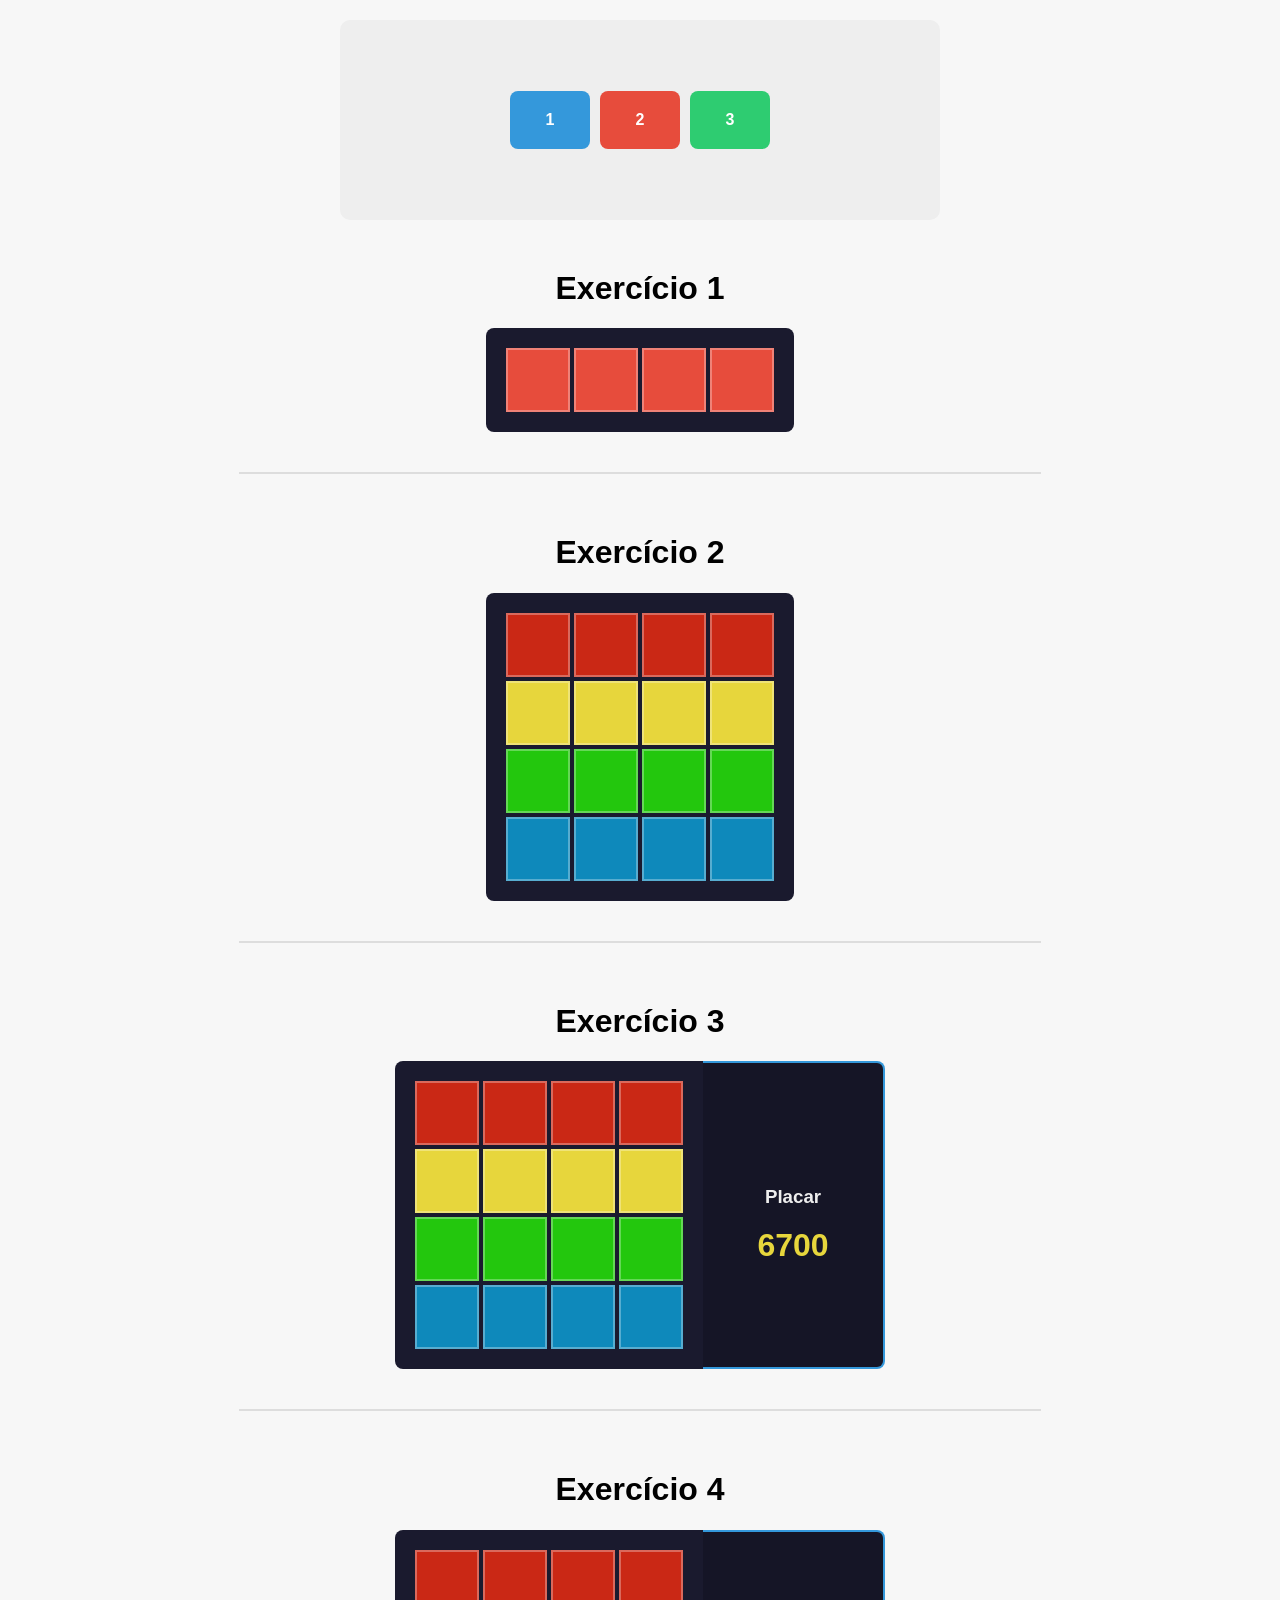
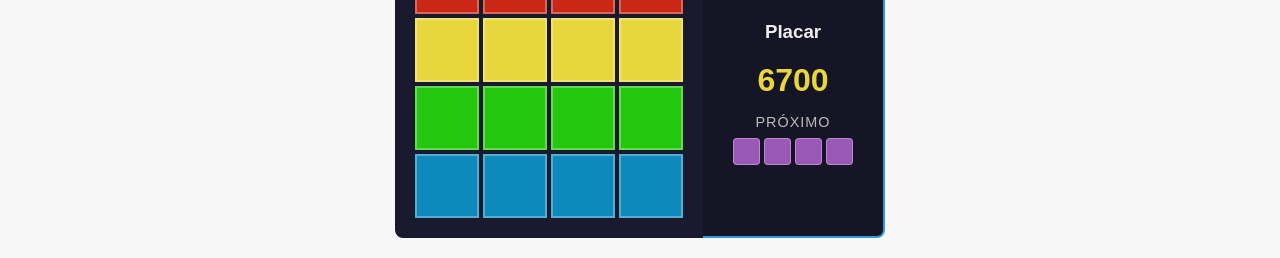
<file: aula 12/index.html>
<!DOCTYPE html>
<html lang="en">

<head>
    <meta charset="UTF-8">
    <meta name="viewport" content="width=device-width, initial-scale=1.0">
    <title>Exemplo flexbox</title>
    <style>
        body {
            margin: 0;
            padding: 20px;
            background: #f7f7f7;
            font-family: Arial, sans-serif;
            display: flex;
            flex-direction: column;
            align-items: center;
        }

        h1 {
            text-align: center;
            width: 100%;
            margin-top: 20px;
        }

        hr {
            border: 1px solid #ddd;
            margin: 40px 0;
            width: 100%;
            max-width: 800px;
        }


        .flex-container {
            display: flex;
            gap: 10px;
            justify-content: center;
            align-items: center;
            height: 200px;
            width: 100%;
            max-width: 600px;
            background: #eee;
            border-radius: 10px;
            margin-bottom: 30px;
        }

        .flex-item {
            color: #fff;
            padding: 20px;
            border-radius: 8px;
            font-weight: bold;
            min-width: 40px;
            text-align: center;
        }

        .item-1 {
            background: #3498db;
        }

        .item-2 {
            background: #e74c3c;
        }

        .item-3 {
            background: #2ecc71;
        }



        .linha-vermelha {
            display: flex;
            gap: 4px;
            background: #1a1a2e;
            justify-content: center;
            padding: 20px;
            border-radius: 8px;
            width: fit-content;
        }

        .linha-vermelha div {
            width: 60px;
            height: 60px;
            background: #e74c3c;
            border: 2px solid rgba(255, 255, 255, 0.3);
        }



        .area-quadrados {
            display: flex;
            flex-direction: column;
            gap: 4px;
            background: #1a1a2e;
            padding: 20px;
            border-radius: 8px;
            width: fit-content;
        }

        .linha2,
        .linha3,
        .linha4,
        .linha5 {
            display: flex;
            gap: 4px;
            justify-content: flex-start;
        }

        .linha2 div,
        .linha3 div,
        .linha4 div,
        .linha5 div {
            width: 60px;
            height: 60px;
            border: 2px solid rgba(255, 255, 255, 0.3);
        }

        .linha2 div {
            background: #ca2815;
        }

        .linha3 div {
            background: #e7d63c;
        }

        .linha4 div {
            background: #23c70d;
        }

        .linha5 div {
            background: #0d92c7ec;
        }



        .container-exercicio3,
        .container-exercicio4 {
            display: flex;
            align-items: stretch;
            width: fit-content;
        }


        .container-exercicio3 .area-quadrados,
        .container-exercicio4 .area-quadrados {
            border-radius: 8px 0 0 8px;
        }

        .placar {
            width: 160px;
            background: #151526;
            color: #eee;
            padding: 10px;
            border-radius: 0 8px 8px 0;
            border: solid 2px #3498db;
            border-left: none;
            text-align: center;
            display: flex;
            flex-direction: column;
            justify-content: center;
        }


        .texto-proximo {
            margin-top: 15px;
            margin-bottom: 8px;
            font-size: 0.9rem;
            text-transform: uppercase;
            letter-spacing: 1px;
            color: #bbb;
        }

        .mini-linha-roxo {
            display: flex;
            gap: 4px;
            justify-content: center;
        }

        .mini-linha-roxo div {
            width: 25px;
            height: 25px;
            background: #9b59b6;
            border: 1px solid rgba(255, 255, 255, 0.3);
            border-radius: 4px;
        }
    </style>
</head>

<body>

    <div class="flex-container">
        <div class="flex-item item-1">1</div>
        <div class="flex-item item-2">2</div>
        <div class="flex-item item-3">3</div>
    </div>

    <h1>Exercício 1</h1>
    <div class="linha-vermelha">
        <div></div>
        <div></div>
        <div></div>
        <div></div>
    </div>

    <hr>

    <h1>Exercício 2</h1>
    <div class="area-quadrados">
        <div class="linha2">
            <div></div>
            <div></div>
            <div></div>
            <div></div>
        </div>
        <div class="linha3">
            <div></div>
            <div></div>
            <div></div>
            <div></div>
        </div>
        <div class="linha4">
            <div></div>
            <div></div>
            <div></div>
            <div></div>
        </div>
        <div class="linha5">
            <div></div>
            <div></div>
            <div></div>
            <div></div>
        </div>
    </div>

    <hr>

    <h1>Exercício 3</h1>
    <div class="container-exercicio3">

        <div class="area-quadrados">
            <div class="linha2">
                <div></div>
                <div></div>
                <div></div>
                <div></div>
            </div>
            <div class="linha3">
                <div></div>
                <div></div>
                <div></div>
                <div></div>
            </div>
            <div class="linha4">
                <div></div>
                <div></div>
                <div></div>
                <div></div>
            </div>
            <div class="linha5">
                <div></div>
                <div></div>
                <div></div>
                <div></div>
            </div>
        </div>

        <div class="placar">
            <h3>Placar</h3>
            <p id="pontos" style="font-size:2rem; font-weight: bold; color: #e7d63c; margin: 0;">6700</p>
        </div>

    </div>

    <hr>

    <h1>Exercício 4</h1>
    <div class="container-exercicio4">

        <div class="area-quadrados">
            <div class="linha2">
                <div></div>
                <div></div>
                <div></div>
                <div></div>
            </div>
            <div class="linha3">
                <div></div>
                <div></div>
                <div></div>
                <div></div>
            </div>
            <div class="linha4">
                <div></div>
                <div></div>
                <div></div>
                <div></div>
            </div>
            <div class="linha5">
                <div></div>
                <div></div>
                <div></div>
                <div></div>
            </div>
        </div>

        <div class="placar">
            <h3>Placar</h3>
            <p id="pontos-e4" style="font-size:2rem; font-weight: bold; color: #e7d63c; margin: 0;">6700</p>

            <div class="texto-proximo">Próximo</div>
            <div class="mini-linha-roxo">
                <div></div>
                <div></div>
                <div></div>
                <div></div>
            </div>
        </div>

    </div>

</body>

</html>
</file>
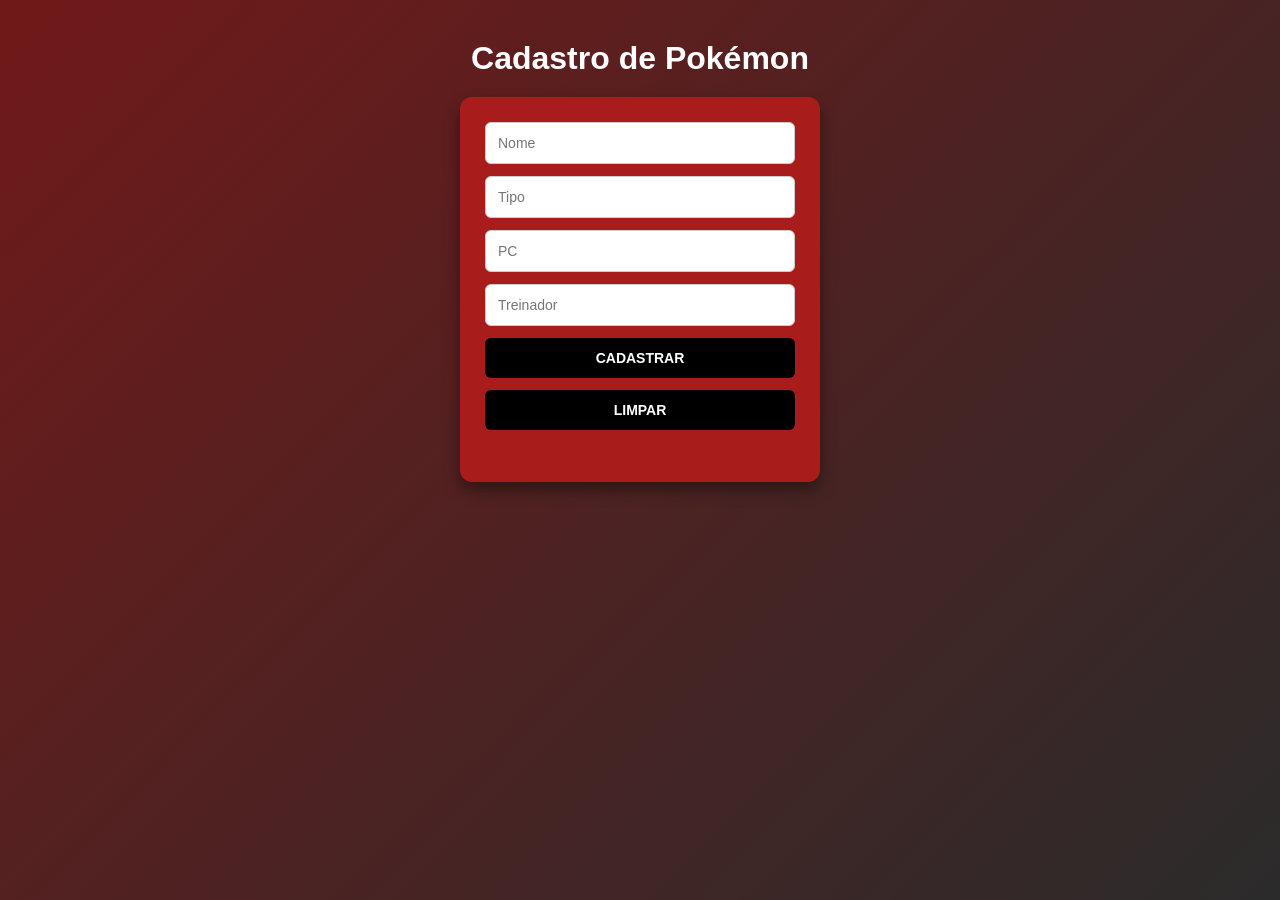
<file: aula 18/index.html>
<!DOCTYPE html>
<html lang="pt-BR">
<head>
  <meta charset="UTF-8">
  <meta name="viewport" content="width=device-width, initial-scale=1.0">
  <title>Cadastro Pokémon</title>
  <link rel="stylesheet" href="style.css">
</head>
<body>

  <h1>Cadastro de Pokémon</h1>

  <div class="container">
    <input type="text" id="nome" placeholder="Nome">
    <input type="text" id="tipo" placeholder="Tipo">
    <input type="number" id="pc" placeholder="PC">
    <input type="text" id="treinador" placeholder="Treinador">
    
    <button type="button" id="btn-cadastrar">CADASTRAR</button>
    <button type="button" id="btn-limpar">LIMPAR</button>
  </div>

  <div id="container-cards"></div>

  <script src="script.js"></script>
</body>
</html>
</file>
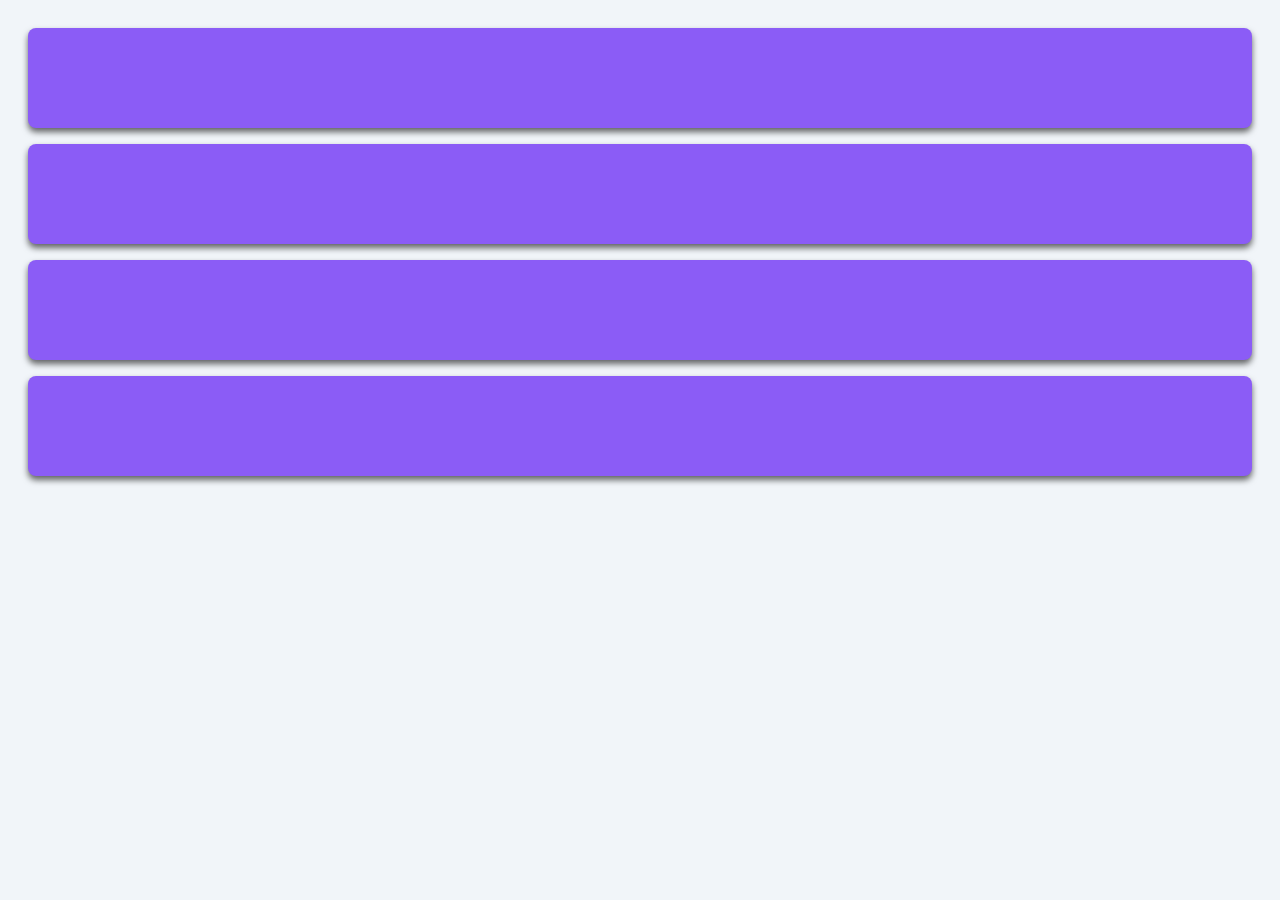
<file: exercicio2/index.html>
<!DOCTYPE html>
<html lang="en">

<head>
    <meta charset="UTF-8">
    <meta name="viewport" content="width=device-width, initial-scale=1.0">
    <title>Document</title>
    <link rel="stylesheet" href="style.css">
</head>

<body>
    <div class="galeria">
        <div class="card"></div>
        <div class="card"></div>
        <div class="card"></div>
        <div class="card"></div>
    </div>
</body>

</html>
</file>
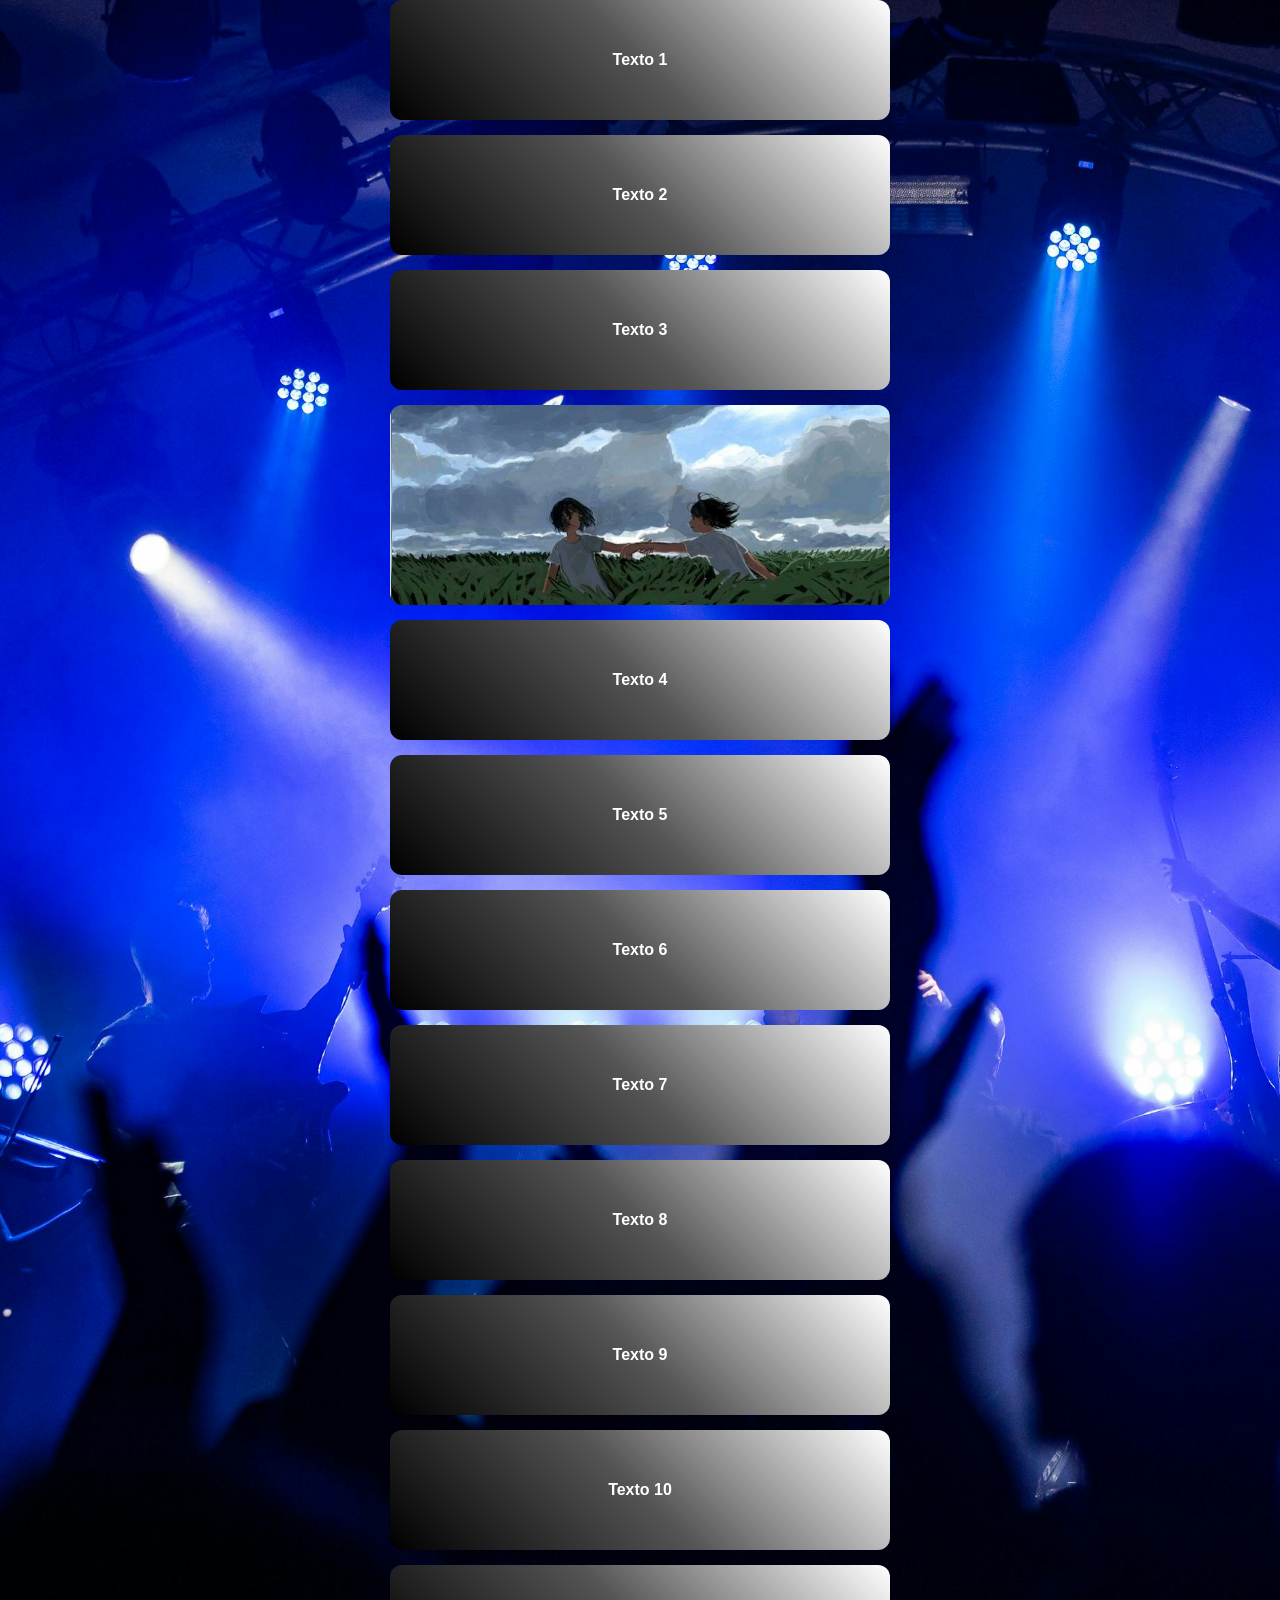
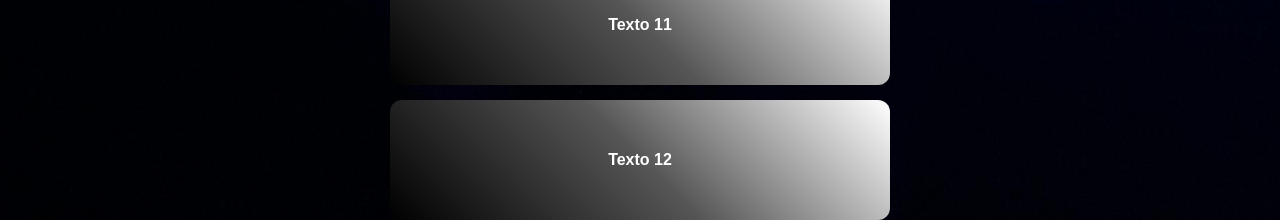
<file: tarbaipo/index.html>
<!DOCTYPE html>
<html lang="pt-br">

<head>
    <meta charset="UTF-8">
    <meta name="viewport" content="width=device-width, initial-scale=1.0">
    <title>Caixas com Gradiente</title>

    <style>
        * {
            margin: 0;
            padding: 0;
            box-sizing: border-box;
        }

        body {
            min-height: 100vh;
            font-family: Arial, sans-serif;
            background: url(pexels-wolfgang-1002140-2747446.jpg) no-repeat center center/cover;
            display: flex;
            justify-content: center;
            align-items: center;
        }

        .container {
            width: 90%;
            max-width: 500px;
            display: grid;
            grid-template-columns: 1fr;
            gap: 15px;
        }

        .box {
            height: 120px;
            border-radius: 12px;
            color: white;
            font-weight: bold;
            display: flex;
            justify-content: center;
            align-items: center;
            text-align: center;
            padding: 10px;
            transition: transform 0.3s;
            background: linear-gradient(45deg, #000000, #555555, #ffffff);
        }

        .box:hover {
            transform: scale(1.05);
        }


        .image-box {
            height: 200px;
            border-radius: 12px;
            background: url("Captura de tela 2026-04-29 221138.png") no-repeat center center/cover;
        }
    </style>

</head>

<body>

    <div class="container">
        <div class="box">Texto 1</div>
        <div class="box">Texto 2</div>
        <div class="box">Texto 3</div>

        <div class="image-box"></div>

        <div class="box">Texto 4</div>
        <div class="box">Texto 5</div>
        <div class="box">Texto 6</div>
        <div class="box">Texto 7</div>
        <div class="box">Texto 8</div>
        <div class="box">Texto 9</div>
        <div class="box">Texto 10</div>
        <div class="box">Texto 11</div>
        <div class="box">Texto 12</div>
    </div>

</body>

</html>
</file>
<file: aula 18/style.css>
* {
  box-sizing: border-box;
  margin: 0;
  padding: 0;
  font-family: Arial, sans-serif;
}

body {
  background: linear-gradient(135deg, #711919, #2b2b2b);
  min-height: 100vh;
  display: flex;
  flex-direction: column;
  align-items: center;
  padding: 40px 20px;
}

h1 {
  color: #fff;
  margin-bottom: 20px;
}

.container {
  background-color: #a81c1c;
  padding: 25px;
  border-radius: 12px;
  box-shadow: 0 8px 16px rgba(0, 0, 0, 0.4);
  width: 100%;
  max-width: 360px;
  display: flex;
  flex-direction: column;
  gap: 12px;
}

.container input {
  width: 100%;
  padding: 12px;
  border: 1px solid #ccc;
  border-radius: 6px;
  font-size: 14px;
  outline: none;
}

.container button {
  width: 100%;
  padding: 12px;
  background-color: #000;
  color: #fff;
  border: none;
  border-radius: 6px;
  font-weight: bold;
  cursor: pointer;
  font-size: 14px;
}

.container button:hover {
  background-color: #222;
}

#container-cards {
  display: flex;
  flex-wrap: wrap;
  justify-content: center;
  gap: 20px;
  margin-top: 40px;
  width: 100%;
  max-width: 1000px;
}

.card-pokemon {
  background-color: #fff;
  border-radius: 12px;
  width: calc(33.33% - 20px);
  max-width: 280px;
  box-shadow: 0 4px 10px rgba(0, 0, 0, 0.3);
  display: flex;
  flex-direction: column;
  align-items: center;
  overflow: hidden;
}

.card-pokemon img {
  width: 100%;
  height: 180px;
  object-fit: contain;
  margin-top: 15px;
}

.card-details {
  padding: 20px;
  width: 100%;
  text-align: left;
}

.card-pokemon h3 {
  font-size: 20px;
  color: #333;
  margin-bottom: 8px;
}

.card-pokemon p {
  font-size: 14px;
  color: #555;
  margin-bottom: 5px;
}

.card-pokemon .pc-destaque {
  font-size: 18px;
  color: #b30000;
  font-weight: bold;
  margin-bottom: 8px;
}

.card-pokemon.card-campeao {
  background-color: #fffdec;
  border: 2px solid #e6b800;
  box-shadow: 0 6px 15px rgba(255, 215, 0, 0.3);
}

.card-campeao .pc-destaque {
  color: #d41212;
}

.card-pokemon.tipo-fogo {
  border: 2px solid #ff4500;
  box-shadow: 0 0 15px rgba(255, 69, 0, 0.6);
}

.card-pokemon.tipo-agua {
  border: 2px solid #1e90ff;
  box-shadow: 0 0 15px rgba(30, 144, 255, 0.6);
}

.card-pokemon.tipo-eletrico {
  border: 2px solid #ffd700;
  box-shadow: 0 0 15px rgba(255, 215, 0, 0.7);
}

.card-pokemon.tipo-grama {
  border: 2px solid #78c850;
  box-shadow: 0 0 15px rgba(120, 200, 80, 0.6);
}

.card-pokemon.tipo-poison {
  border: 2px solid #a040a0;
  box-shadow: 0 0 15px rgba(160, 64, 160, 0.6);
}

.card-pokemon.tipo-normal {
  border: 2px solid #a8a878;
  box-shadow: 0 0 15px rgba(168, 168, 120, 0.5);
}
</file>
<file: exercicio2/style.css>
body {
   padding: 20px;
   font-family: sans-serif;
   background: #f1f5f9;
}
.galeria {
    display: grid;
    grid-template-rows: repeat(3, minimax(200, 1fr));
    gap: 16px;
}
.card {
height: 100px;
background: #8b5cf6;
border-radius: 8px;
box-shadow: 0 4px 6px rgba(0, 0, 0, 0.6); }
</file>
